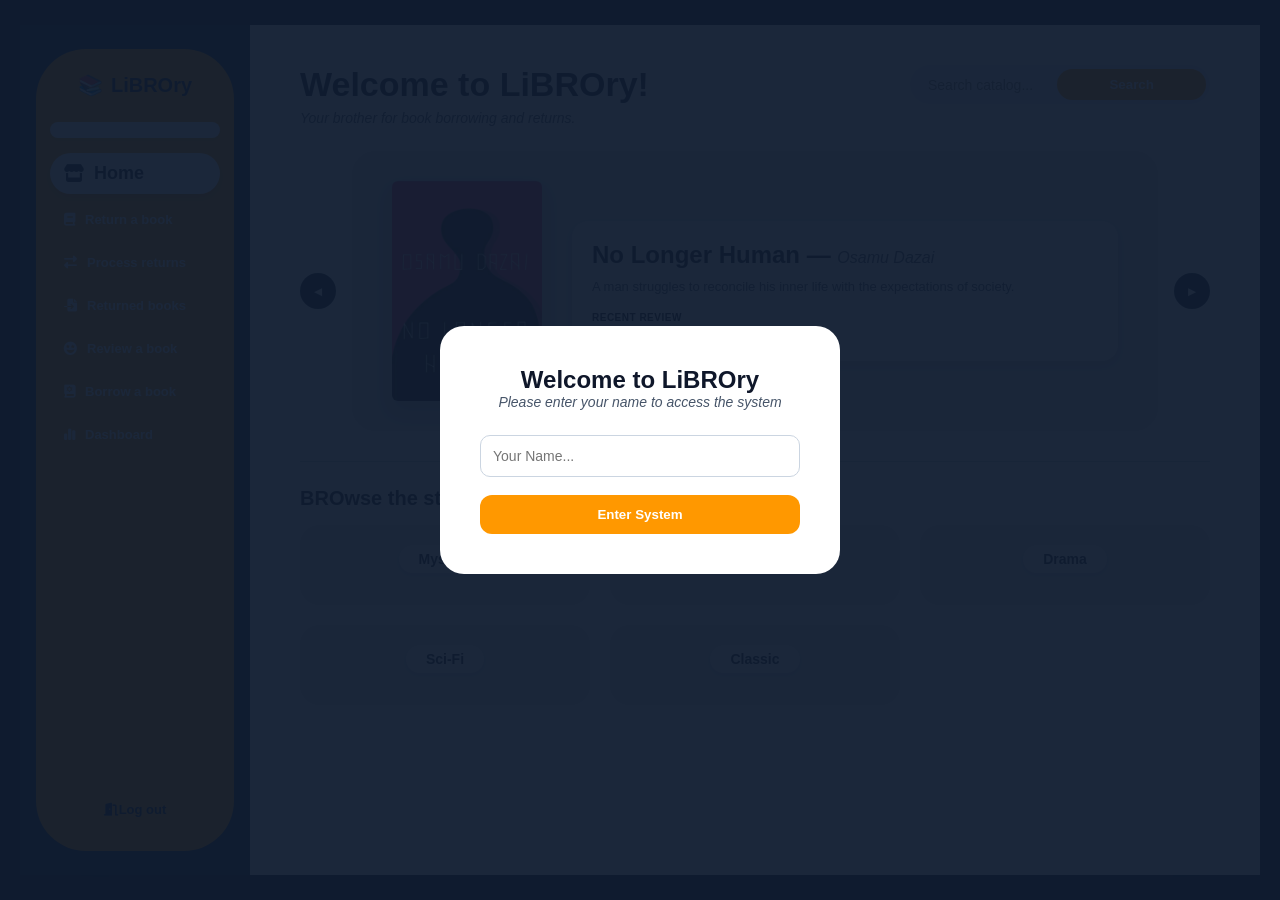
<file: index.html>
<!DOCTYPE html>
<html lang="en">
<head>
    <meta charset="UTF-8">
    <title>LiBROry — Home</title>
    <link rel="stylesheet" href="style.css">
    <link rel="stylesheet" href="https://cdnjs.cloudflare.com/ajax/libs/font-awesome/6.5.1/css/all.min.css">
</head>
<body>
    <div id="toast-box"></div>
    <div id="login-modal" style="display:none;">
        <div class="login-card">
            <h2>Welcome to LiBROry</h2>
            <p class="tagline-text">Please enter your name to access the system</p>
            <form onsubmit="handleLogin(event)">
                <div class="form-group">
                    <input type="text" id="login-username" class="form-input" placeholder="Your Name..." required>
                </div>
                <button type="submit" class="action-btn">Enter System</button>
            </form>
        </div>
    </div>

    <div class="app-window">
        <aside class="outer-sidebar">
            <div class="orange-capsule">
                <div>
                    <div class="brand-header">
                        <span>📚</span>
                        <span>LiBROry</span>
                    </div>
                    <div id="current-user-display" style="background:var(--white); color:var(--navy-dark); padding:8px 12px; border-radius:20px; font-weight:800; font-size:12px; text-align:center; margin-bottom:15px; box-shadow:0 2px 5px rgba(0,0,0,0.1);"></div>

                    <nav class="nav-menu">
                        <a href="index.html" class="nav-item active"><i class="fa-solid fa-store"></i>Home</a>
                        <a href="return.html" class="nav-item"><i class="fa-solid fa-book"></i>Return a book</a>
                        <a href="process.html" class="nav-item"><i class="fa-solid fa-exchange-alt"></i>Process returns</a>
                        <a href="returned.html" class="nav-item"><i class="fa-solid fa-file-import"></i>Returned books</a>
                        <a href="review.html" class="nav-item"><i class="fa-solid fa-face-grin-stars"></i>Review a book</a>
                        <a href="borrow.html" class="nav-item"><i class="fa-solid fa-book-tanakh"></i>Borrow a book</a>
                        <a href="dashboard.html" class="nav-item"><i class="fa-solid fa-chart-simple"></i>Dashboard</a>
                    </nav>
                </div>
                <button class="logout-btn" onclick="logoutSystem()"><i class="fa-solid fa-door-open"></i>Log out</button>
            </div>
        </aside>

        <main class="main-viewport">
            <div class="top-bar">
                <h1>Welcome to LiBROry!</h1>
                <div class="search-capsule" style="display:flex; align-items:center; background:#f1f5f9; border-radius:30px; padding:4px 4px 4px 18px; width:300px;">
                    <input type="text" id="home-search-input" placeholder="Search catalog..." style="border:none; background:transparent; outline:none; width:100%; font-size:14px;" onkeypress="if(event.key==='Enter') executeSearch()">
                    <button class="action-btn" onclick="executeSearch()" style="background:var(--orange-bright); color:white; border:none; padding:8px 18px; border-radius:25px; font-weight:700; cursor:pointer;">Search</button>
                </div>
            </div>
            <p class="tagline-text">Your brother for book borrowing and returns.</p>

            <!-- Spotlight Carousel -->
            <div class="spotlight-wrapper" style="display:flex; align-items:center; gap:16px; margin-bottom:30px;">
                <button class="carousel-arrow" onclick="prevSpotlight()" style="width:36px; height:36px; border-radius:50%; background:var(--navy-dark); color:white; border:none; cursor:pointer; font-weight:bold;">◄</button>

                <div class="spotlight-card" style="flex-grow:1; background-color:var(--card-gray); border-radius:24px; padding:30px 40px; display:flex; gap:30px; align-items:center; position:relative;">
                    <img id="spotlight-img" src="" alt="Book Cover" style="width:150px; height:220px; object-fit:cover; border-radius:6px; box-shadow:0 10px 20px rgba(0,0,0,0.2);">
                    <div class="spotlight-details" style="display:flex; flex-direction:column; gap:8px; flex-grow:1; box-shadow:0 4px 12px rgba(0,0,0,0.08); padding:20px; border-radius:16px; background:var(--white);">
                        <div>
                            <span id="spotlight-title" style="font-size:24px; font-weight:800; color:var(--navy-dark);"></span>
                            <span id="spotlight-author" style="font-style:italic; color:var(--text-muted); font-size:16px;"></span>
                        </div>
                        <p id="spotlight-desc" style="font-size:13px; line-height:1.5; color:var(--text-muted); max-width:480px;"></p>
                        
                        <div style="margin-top:8px;">
                            <div style="font-size:10px; font-weight:800; text-transform:uppercase; letter-spacing:0.5px; color:var(--text-dark);">Recent Review</div>
                            <div>
                                <span id="spotlight-stars" style="color:#f59e0b; font-size:14px;">☆☆☆☆☆</span>
                                <span id="spotlight-review-text" style="font-size:12px; color:var(--text-muted); font-weight:600;">There are no current reviews</span>
                            </div>
                        </div>
                    </div>
                </div>

                <button class="carousel-arrow" onclick="nextSpotlight()" style="width:36px; height:36px; border-radius:50%; background:var(--navy-dark); color:white; border:none; cursor:pointer; font-weight:bold;">►</button>
            </div>

            <div style="height:1px; background:#cbd5e1; margin:25px 0;"></div>

            <!-- BROwse the Stack Categories (Now with Genre Filtering) -->
            <h2 style="font-size:20px; font-weight:800; color:var(--navy-dark); margin-bottom:15px;">BROwse the stack</h2>
            <div style="display:grid; grid-template-columns: repeat(3, 1fr); gap:20px;">
                <div onclick="filterCategory('Mystery')" style="background:var(--card-gray); border-radius:20px; padding:20px; text-align:center; cursor:pointer;">
                    <div style="background:white; display:inline-block; padding:6px 20px; border-radius:20px; font-weight:800; font-size:14px; color:var(--navy-dark); margin-bottom:12px; box-shadow:0 2px 6px rgba(0,0,0,0.05);"> <div class="stacks"> Mystery </div> </div>
                </div>
                <div onclick="filterCategory('Romance')" style="background:var(--card-gray); border-radius:20px; padding:20px; text-align:center; cursor:pointer;">
                    <div style="background:white; display:inline-block; padding:6px 20px; border-radius:20px; font-weight:800; font-size:14px; color:var(--navy-dark); margin-bottom:12px; box-shadow:0 2px 6px rgba(0,0,0,0.05);"> <div class="stacks"> Romance </div> </div>
                </div>
                <div onclick="filterCategory('Drama')" style="background:var(--card-gray); border-radius:20px; padding:20px; text-align:center; cursor:pointer;">
                    <div style="background:white; display:inline-block; padding:6px 20px; border-radius:20px; font-weight:800; font-size:14px; color:var(--navy-dark); margin-bottom:12px; box-shadow:0 2px 6px rgba(0,0,0,0.05);"> <div class="stacks"> Drama </div> </div>
                </div>
                <div onclick="filterCategory('Sci-Fi')" style="background:var(--card-gray); border-radius:20px; padding:20px; text-align:center; cursor:pointer;">
                    <div style="background:white; display:inline-block; padding:6px 20px; border-radius:20px; font-weight:800; font-size:14px; color:var(--navy-dark); margin-bottom:12px; box-shadow:0 2px 6px rgba(0,0,0,0.05);"> <div class="stacks"> Sci-Fi </div> </div>
                </div>
                <div onclick="filterCategory('Classic')" style="background:var(--card-gray); border-radius:20px; padding:20px; text-align:center; cursor:pointer;">
                    <div style="background:white; display:inline-block; padding:6px 20px; border-radius:20px; font-weight:800; font-size:14px; color:var(--navy-dark); margin-bottom:12px; box-shadow:0 2px 6px rgba(0,0,0,0.05);"> <div class="stacks"> Classic </div> </div>
                </div>
            </div>
        </main>
    </div>

    <script src="javascript.js"></script>
    <script>
        let spotlightIndex = 0;
        function renderSpotlight() {
            const current = books[spotlightIndex];
            document.getElementById('spotlight-title').innerText = current.title + ' — ';
            document.getElementById('spotlight-author').innerText = current.author;
            document.getElementById('spotlight-desc').innerText = current.desc;
            document.getElementById('spotlight-img').src = current.cover;

            const bookReviews = reviews[current.id] || [];
            const reviewTextEl = document.getElementById('spotlight-review-text');
            const starsEl = document.getElementById('spotlight-stars');

            if (bookReviews.length > 0) {
                const latest = bookReviews[bookReviews.length - 1];
                starsEl.innerText = '★'.repeat(latest.rating) + '☆'.repeat(5 - latest.rating);
                reviewTextEl.innerText = `"${latest.comment}" (${latest.rating}/5 by ${latest.user})`;
            } else {
                starsEl.innerText = "☆☆☆☆☆";
                reviewTextEl.innerText = "There are no current reviews";
            }
        }

        function nextSpotlight() {
            spotlightIndex = (spotlightIndex + 1) % books.length;
            renderSpotlight();
        }

        function prevSpotlight() {
            spotlightIndex = (spotlightIndex - 1 + books.length) % books.length;
            renderSpotlight();
        }

        function executeSearch() {
            const query = document.getElementById('home-search-input').value.toLowerCase();
            const foundIdx = books.findIndex(b => b.title.toLowerCase().includes(query) || b.author.toLowerCase().includes(query));
            if (foundIdx !== -1) {
                spotlightIndex = foundIdx;
                renderSpotlight();
                toast(`Found "${books[foundIdx].title}"!`);
            } else {
                toast('Book not found');
            }
        }

        function filterCategory(cat) {
            localStorage.setItem('lib_filter', cat);
            window.location.href = 'returned.html';
        }

        renderSpotlight();
    </script>
</body>
</html>
</file>
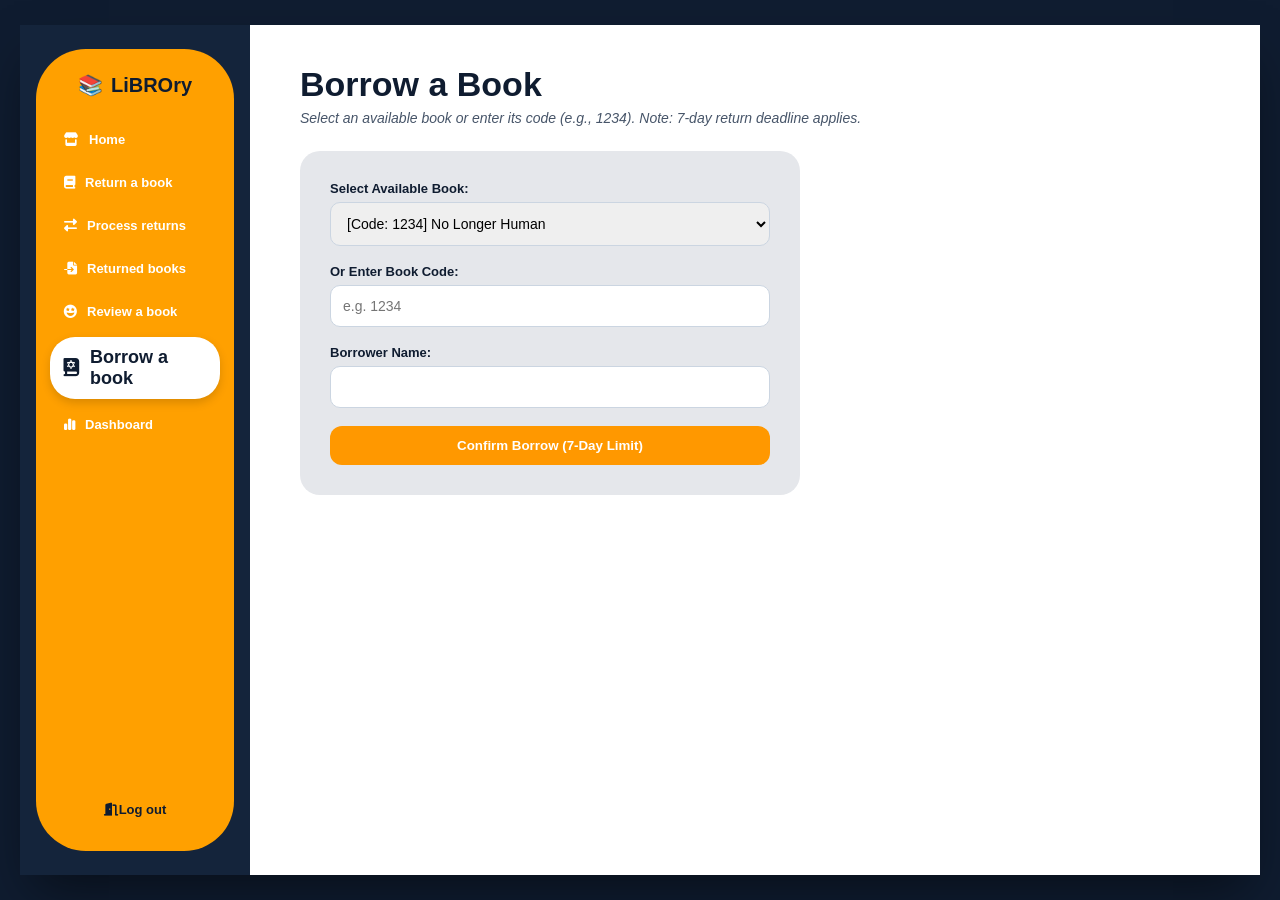
<file: borrow.html>
<!DOCTYPE html>
<html lang="en">
<head>
    <meta charset="UTF-8">
    <title>LiBROry — Borrow</title>
    <link rel="stylesheet" href="style.css">
    <link rel="stylesheet" href="https://cdnjs.cloudflare.com/ajax/libs/font-awesome/6.5.1/css/all.min.css">
</head>
<body>
    <div id="toast-box"></div>
    <div class="app-window">
        <aside class="outer-sidebar">
            <div class="orange-capsule">
                <div>
                    <div class="brand-header"><span>📚</span><span>LiBROry</span></div>
                    <nav class="nav-menu">
                        <a href="index.html" class="nav-item"><i class="fa-solid fa-store"></i>Home</a>
                        <a href="return.html" class="nav-item"><i class="fa-solid fa-book"></i>Return a book</a>
                        <a href="process.html" class="nav-item"><i class="fa-solid fa-exchange-alt"></i>Process returns</a>
                        <a href="returned.html" class="nav-item"><i class="fa-solid fa-file-import"></i>Returned books</a>
                        <a href="review.html" class="nav-item"><i class="fa-solid fa-face-grin-stars"></i>Review a book</a>
                        <a href="borrow.html" class="nav-item active"><i class="fa-solid fa-book-tanakh"></i>Borrow a book</a>
                        <a href="dashboard.html" class="nav-item"><i class="fa-solid fa-chart-simple"></i>Dashboard</a>
                    </nav>
                </div>
                <button class="logout-btn" onclick="logoutSystem()"><i class="fa-solid fa-door-open"></i>Log out</button>
            </div>
        </aside>
        <main class="main-viewport">
            <div class="top-bar"><h1>Borrow a Book</h1></div>
            <p class="tagline-text">Select an available book or enter its code (e.g., 1234). Note: 7-day return deadline applies.</p>
            <div class="form-box">
                <form onsubmit="handleBorrowSubmit(event)">
                    <div class="form-group">
                        <label>Select Available Book:</label>
                        <select id="borrow-select" class="form-input" required></select>
                    </div>
                    <div class="form-group">
                        <label>Or Enter Book Code:</label>
                        <input type="text" id="borrow-code-input" class="form-input" placeholder="e.g. 1234">
                    </div>
                    <div class="form-group">
                        <label>Borrower Name:</label>
                        <input type="text" id="borrower-name" class="form-input" required>
                    </div>
                    <button type="submit" class="action-btn">Confirm Borrow (7-Day Limit)</button>
                </form>
            </div>
        </main>
    </div>
    <script src="javascript.js"></script>
    <script>
        const sel = document.getElementById('borrow-select');
        books.filter(b => b.status === 'Available').forEach(b => {
            sel.innerHTML += `<option value="${b.id}">[Code: ${b.code}] ${b.title}</option>`;
        });

        function handleBorrowSubmit(e) {
            e.preventDefault();
            const codeInput = document.getElementById('borrow-code-input').value.trim();
            const selectedId = sel.value;
            const user = document.getElementById('borrower-name').value;

            let book = codeInput ? books.find(b => b.code === codeInput) : books.find(b => b.id == selectedId);

            if (!book || book.status !== 'Available') {
                toast('Invalid book selection or book is currently unavailable.');
                return;
            }

            const now = new Date();
            const due = new Date();
            due.setDate(now.getDate() + 7); // 7 day deadline

            book.status = 'Borrowed';
            book.borrowDate = now.toISOString();
            book.dueDate = due.toISOString();
            book.borrower = user;

            history.push({ title: book.title, user: user, action: 'Borrowed (7-day limit)', time: now.toLocaleString() });
            saveData();
            toast(`Successfully borrowed "${book.title}"! Due in 7 days.`);
            setTimeout(() => location.reload(), 1500);
        }
    </script>
</body>
</html>
</file>
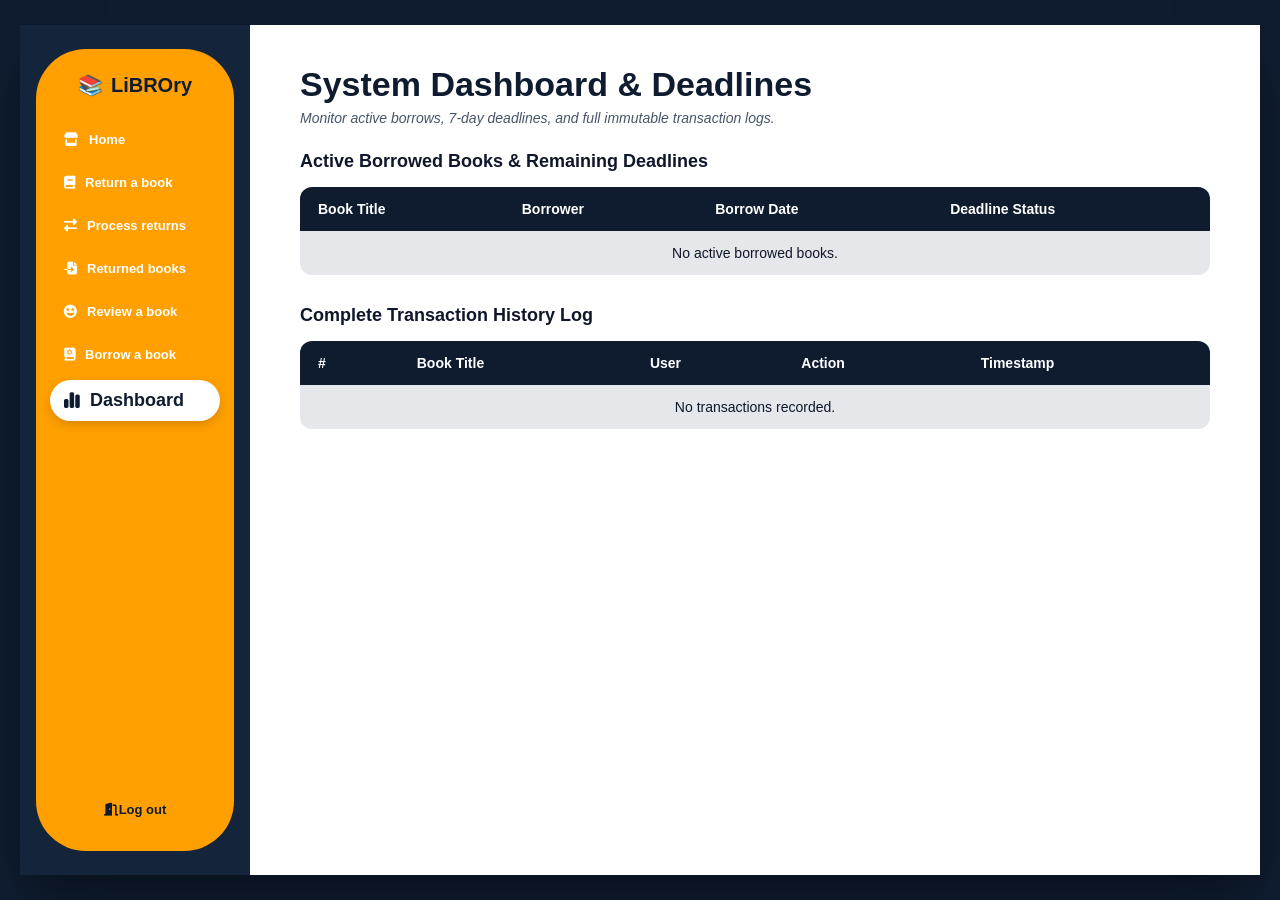
<file: dashboard.html>
<!DOCTYPE html>
<html lang="en">
<head>
    <meta charset="UTF-8">
    <title>LiBROry — Dashboard</title>
    <link rel="stylesheet" href="style.css">
    <link rel="stylesheet" href="https://cdnjs.cloudflare.com/ajax/libs/font-awesome/6.5.1/css/all.min.css">
</head>
<body>
    <div id="toast-box"></div>
    <div class="app-window">
        <aside class="outer-sidebar">
            <div class="orange-capsule">
                <div>
                    <div class="brand-header"><span>📚</span><span>LiBROry</span></div>
                    <nav class="nav-menu">
                        <a href="index.html" class="nav-item"><i class="fa-solid fa-store"></i>Home</a>
                        <a href="return.html" class="nav-item"><i class="fa-solid fa-book"></i>Return a book</a>
                        <a href="process.html" class="nav-item"><i class="fa-solid fa-exchange-alt"></i>Process returns</a>
                        <a href="returned.html" class="nav-item"><i class="fa-solid fa-file-import"></i>Returned books</a>
                        <a href="review.html" class="nav-item"><i class="fa-solid fa-face-grin-stars"></i>Review a book</a>
                        <a href="borrow.html" class="nav-item"><i class="fa-solid fa-book-tanakh"></i>Borrow a book</a>
                        <a href="dashboard.html" class="nav-item active"><i class="fa-solid fa-chart-simple"></i>Dashboard</a>
                    </nav>
                </div>
                <button class="logout-btn" onclick="logoutSystem()"><i class="fa-solid fa-door-open"></i>Log out</button>
            </div>
        </aside>
        <main class="main-viewport">
            <div class="top-bar"><h1>System Dashboard & Deadlines</h1></div>
            <p class="tagline-text">Monitor active borrows, 7-day deadlines, and full immutable transaction logs.</p>
            
            <h2 style="font-size:18px; margin-bottom: 12px;">Active Borrowed Books & Remaining Deadlines</h2>
            <table class="data-table" style="margin-bottom:30px;">
                <thead><tr><th>Book Title</th><th>Borrower</th><th>Borrow Date</th><th>Deadline Status</th></tr></thead>
                <tbody id="active-borrows-tbody"></tbody>
            </table>

            <h2 style="font-size:18px; margin-bottom: 12px;">Complete Transaction History Log</h2>
            <table class="data-table">
                <thead><tr><th>#</th><th>Book Title</th><th>User</th><th>Action</th><th>Timestamp</th></tr></thead>
                <tbody id="history-tbody"></tbody>
            </table>
        </main>
    </div>
    <script src="javascript.js"></script>
    <script>
        const borrowTbody = document.getElementById('active-borrows-tbody');
        const borrowedBooks = books.filter(b => b.status === 'Borrowed');
        if (borrowedBooks.length === 0) {
            borrowTbody.innerHTML = `<tr><td colspan="4" style="text-align:center;">No active borrowed books.</td></tr>`;
        } else {
            borrowedBooks.forEach(b => {
                borrowTbody.innerHTML += `<tr><td><strong>${b.title}</strong></td><td>${b.borrower}</td><td>${new Date(b.borrowDate).toLocaleDateString()}</td><td><span style="color:var(--orange-bright); font-weight:bold;">${getRemainingDeadline(b.dueDate)}</span></td></tr>`;
            });
        }

        const historyTbody = document.getElementById('history-tbody');
        if (history.length === 0) {
            historyTbody.innerHTML = `<tr><td colspan="5" style="text-align:center;">No transactions recorded.</td></tr>`;
        } else {
            history.slice().reverse().forEach((h, idx) => {
                historyTbody.innerHTML += `<tr><td>${history.length - idx}</td><td>${h.title}</td><td>${h.user}</td><td>${h.action}</td><td>${h.time}</td></tr>`;
            });
        }
    </script>
</body>
</html>
</file>
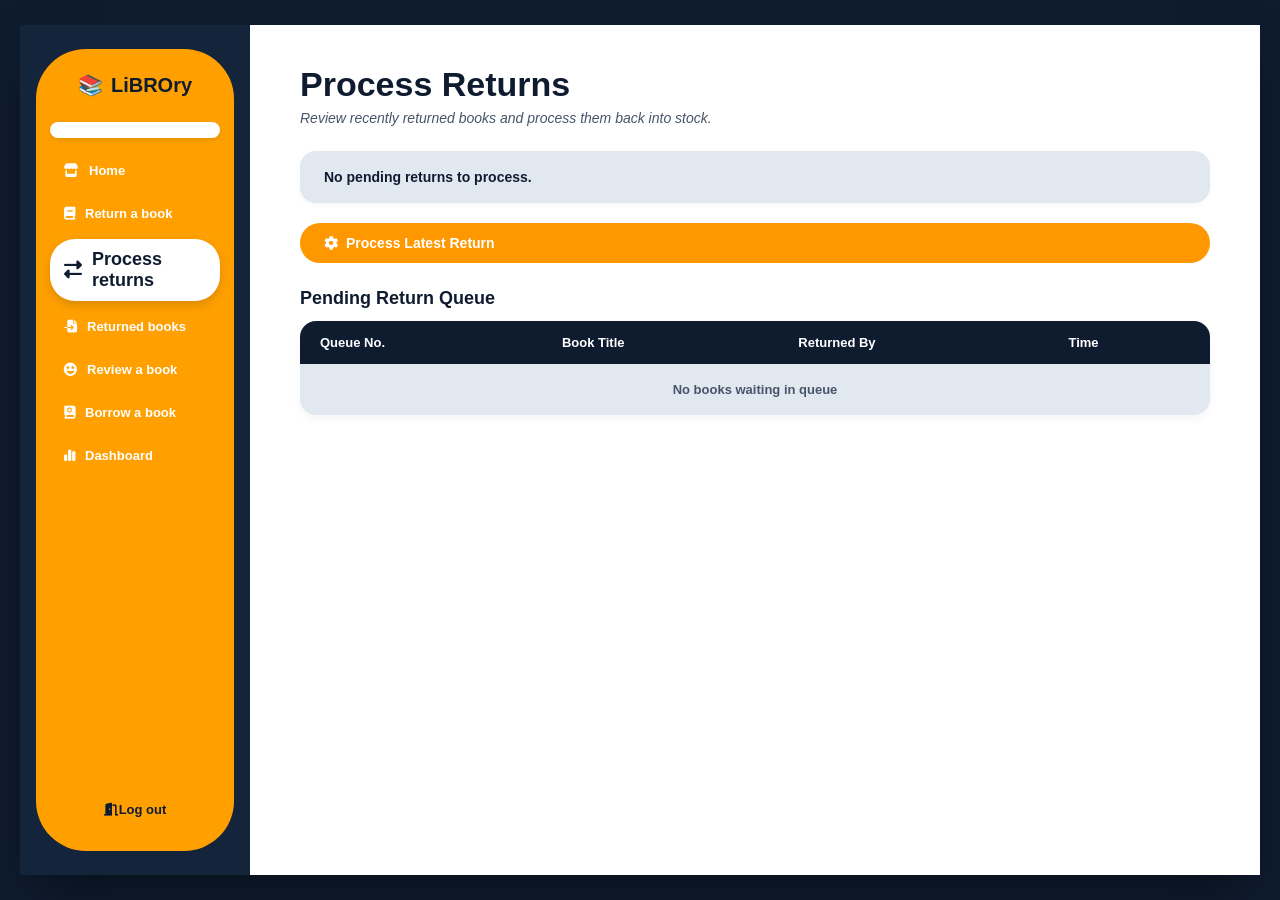
<file: process.html>
<!DOCTYPE html>
<html lang="en">
<head>
    <meta charset="UTF-8">
    <title>LiBROry — Process Returns</title>
    <link rel="stylesheet" href="style.css">
    <link rel="stylesheet" href="https://cdnjs.cloudflare.com/ajax/libs/font-awesome/6.5.1/css/all.min.css">
</head>
<body>
    <div id="toast-box"></div>
    <div class="app-window">
        <!-- Sidebar Navigation -->
        <aside class="outer-sidebar">
            <div class="orange-capsule">
                <div>
                    <div class="brand-header">
                        <span>📚</span>
                        <span>LiBROry</span>
                    </div>
                    <div id="current-user-display" style="background:var(--white); color:var(--navy-dark); padding:8px 12px; border-radius:20px; font-weight:800; font-size:12px; text-align:center; margin-bottom:15px; box-shadow:0 2px 5px rgba(0,0,0,0.1);"></div>
                    <nav class="nav-menu">
                        <a href="index.html" class="nav-item"><i class="fa-solid fa-store"></i>Home</a>
                        <a href="return.html" class="nav-item"><i class="fa-solid fa-book"></i>Return a book</a>
                        <a href="process.html" class="nav-item active"><i class="fa-solid fa-exchange-alt"></i>Process returns</a>
                        <a href="returned.html" class="nav-item"><i class="fa-solid fa-file-import"></i>Returned books</a>
                        <a href="review.html" class="nav-item"><i class="fa-solid fa-face-grin-stars"></i>Review a book</a>
                        <a href="borrow.html" class="nav-item"><i class="fa-solid fa-book-tanakh"></i>Borrow a book</a>
                        <a href="dashboard.html" class="nav-item"><i class="fa-solid fa-chart-simple"></i>Dashboard</a>
                    </nav>
                </div>
                <button class="logout-btn" onclick="logoutSystem()"><i class="fa-solid fa-door-open"></i>Log out</button>
            </div>
        </aside>
        <!-- Main Viewport Content -->
        <main class="main-viewport">
            <div class="top-bar">
                <h1>Process Returns</h1>
            </div>
            <p class="tagline-text">Review recently returned books and process them back into stock.</p>
            
            <!-- Latest Return Alert Box -->
            <div id="peek-container" style="background:#e2e8f0; margin:20px 0; font-weight:700; padding:18px 24px; border-radius:16px; color:var(--navy-dark); font-size:14px; box-shadow:0 2px 6px rgba(0,0,0,0.03);">
                No pending returns to process.
            </div>

            <!-- Primary Action Button -->
            <button class="action-btn" onclick="popReturn()" style="background:var(--orange-bright); color:white; border:none; padding:12px 24px; border-radius:25px; font-weight:800; cursor:pointer; font-size:14px; margin-bottom:25px; display:flex; align-items:center; gap:8px;">
                <i class="fa-solid fa-gear"></i> Process Latest Return
            </button>

            <!-- Pending Queue Table -->
            <h3 style="font-size:18px; font-weight:800; color:var(--navy-dark); margin-bottom:12px;">Pending Return Queue</h3>
            <table style="width:100%; border-collapse:separate; border-spacing:0; border-radius:16px; overflow:hidden; box-shadow:0 4px 10px rgba(0,0,0,0.04);">
                <thead>
                    <tr style="background:var(--navy-dark); color:white; text-align:left; font-size:13px;">
                        <th style="padding:14px 20px;">Queue No.</th>
                        <th style="padding:14px 20px;">Book Title</th>
                        <th style="padding:14px 20px;">Returned By</th>
                        <th style="padding:14px 20px;">Time</th>
                    </tr>
                </thead>
                <tbody id="stack-table-body">
                    <tr>
                        <td colspan="4" style="text-align:center; padding:18px; background:#e2e8f0; color:var(--text-muted); font-weight:600; font-size:13px;">
                            No books waiting in queue
                        </td>
                    </tr>
                </tbody>
            </table>
        </main>
    </div>

    <script src="javascript.js"></script>
    <script>
        function renderProcessPage() {
            const peekContainer = document.getElementById('peek-container');
            const tableBody = document.getElementById('stack-table-body');

            if (stack.length === 0) {
                peekContainer.innerHTML = 'No pending returns to process.';
                tableBody.innerHTML = `
                    <tr>
                        <td colspan="4" style="text-align:center; padding:18px; background:#e2e8f0; color:var(--text-muted); font-weight:600; font-size:13px;">
                            No books waiting in queue
                        </td>
                    </tr>`;
                return;
            }

            const topItem = stack[stack.length - 1];
            peekContainer.innerHTML = `<strong>Next in line:</strong> "${topItem.title}" returned by <strong>${topItem.returnedBy || 'User'}</strong>`;

            tableBody.innerHTML = stack.slice().reverse().map((item, idx) => `
                <tr style="background:#f8fafc; border-bottom:1px solid #e2e8f0; font-size:13px; color:var(--navy-dark);">
                    <td style="padding:14px 20px; font-weight:700;">#${stack.length - idx}</td>
                    <td style="padding:14px 20px; font-weight:600;">${item.title}</td>
                    <td style="padding:14px 20px;">${item.returnedBy || 'User'}</td>
                    <td style="padding:14px 20px; color:var(--text-muted);">${item.returnDate ? new Date(item.returnDate).toLocaleTimeString([], {hour: '2-digit', minute:'2-digit'}) : 'Recently'}</td>
                </tr>
            `).join('');
        }

        function popReturn() {
            if (stack.length === 0) {
                toast('No returns waiting to be processed!');
                return;
            }

            const processed = stack.pop();
            
            const book = books.find(b => b.id === processed.id || b.code === processed.code);
            if (book) {
                book.status = 'Available';
                book.borrower = null;
                book.borrowDate = null;
                book.dueDate = null;
            }

            history.push({
                ...processed,
                processedDate: new Date().toISOString()
            });

            saveData();
            toast(`Successfully processed return for "${processed.title}"!`);
            renderProcessPage();
        }

        document.addEventListener("DOMContentLoaded", renderProcessPage);
    </script>
</body>
</html>
</file>
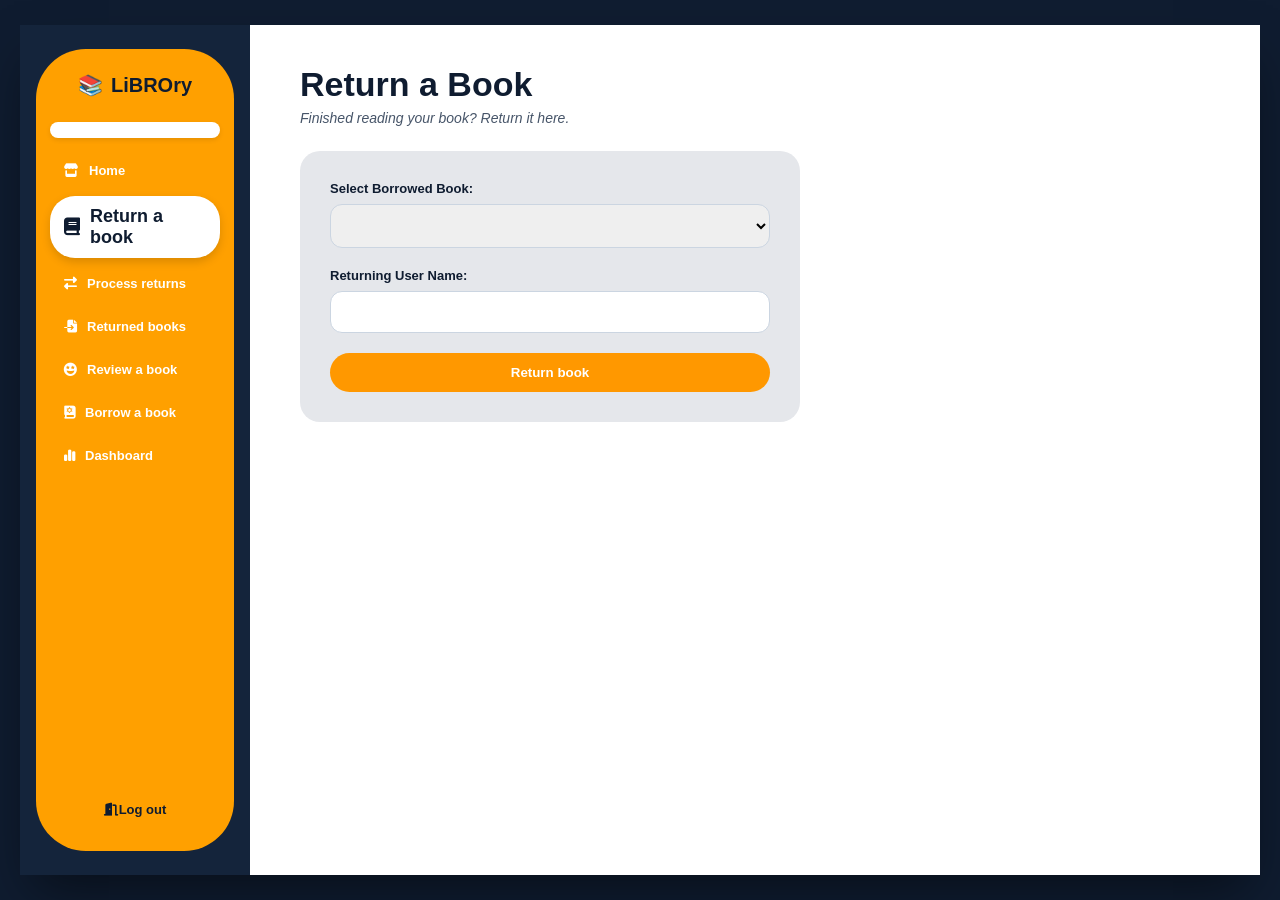
<file: return.html>
<!DOCTYPE html>
<html lang="en">
<head>
    <meta charset="UTF-8">
    <title>LiBROry — Return</title>
    <link rel="stylesheet" href="style.css">
    <link rel="stylesheet" href="https://cdnjs.cloudflare.com/ajax/libs/font-awesome/6.5.1/css/all.min.css">
</head>
<body>
    <div id="toast-box"></div>
    <div class="app-window">
        <aside class="outer-sidebar">
            <div class="orange-capsule">
                <div>
                    <div class="brand-header"><span>📚</span><span>LiBROry</span></div>
                    <div id="current-user-display" style="background:var(--white); color:var(--navy-dark); padding:8px 12px; border-radius:20px; font-weight:800; font-size:12px; text-align:center; margin-bottom:15px; box-shadow:0 2px 5px rgba(0,0,0,0.1);"></div>
                    <nav class="nav-menu">
                        <a href="index.html" class="nav-item"><i class="fa-solid fa-store"></i>Home</a>
                        <a href="return.html" class="nav-item active"><i class="fa-solid fa-book"></i>Return a book</a>
                        <a href="process.html" class="nav-item"><i class="fa-solid fa-exchange-alt"></i>Process returns</a>
                        <a href="returned.html" class="nav-item"><i class="fa-solid fa-file-import"></i>Returned books</a>
                        <a href="review.html" class="nav-item"><i class="fa-solid fa-face-grin-stars"></i>Review a book</a>
                        <a href="borrow.html" class="nav-item"><i class="fa-solid fa-book-tanakh"></i>Borrow a book</a>
                        <a href="dashboard.html" class="nav-item"><i class="fa-solid fa-chart-simple"></i>Dashboard</a>
                    </nav>
                </div>
                <button class="logout-btn" onclick="logoutSystem()"><i class="fa-solid fa-door-open"></i>Log out</button>
            </div>
        </aside>
        <main class="main-viewport">
            <div class="top-bar"><h1>Return a Book</h1></div>
            <p class="tagline-text">Finished reading your book? Return it here.</p>
            <div class="form-box" style="background:var(--card-gray); padding:30px; border-radius:20px; max-width:500px; margin-top:20px;">
                <form onsubmit="handleReturnSubmit(event)">
                    <div class="form-group" style="margin-bottom:20px;">
                        <label style="display:block; font-weight:800; color:var(--navy-dark); margin-bottom:8px;">Select Borrowed Book:</label>
                        <select id="return-select" class="form-input" style="width:100%; padding:12px; border-radius:12px; border:1px solid #cbd5e1;" required></select>
                    </div>
                    <div class="form-group" style="margin-bottom:20px;">
                        <label style="display:block; font-weight:800; color:var(--navy-dark); margin-bottom:8px;">Returning User Name:</label>
                        <input type="text" id="returner-name" class="form-input" style="width:100%; padding:12px; border-radius:12px; border:1px solid #cbd5e1;" required>
                    </div>
                    <button type="submit" class="action-btn" style="background:var(--orange-bright); color:white; border:none; padding:12px 24px; border-radius:25px; font-weight:800; cursor:pointer;">Return book</button>
                </form>
            </div>
        </main>
    </div>
    <script src="javascript.js"></script>
    <script>
        const sel = document.getElementById('return-select');
        books.filter(b => b.status === 'Borrowed').forEach(b => {
            sel.innerHTML += `<option value="${b.id}">[Code: ${b.code}] ${b.title} (Due: ${new Date(b.dueDate).toLocaleDateString()})</option>`;
        });

        function handleReturnSubmit(e) {
            e.preventDefault();
            const id = parseInt(sel.value);
            const user = document.getElementById('returner-name').value;
            const book = books.find(b => b.id === id);

            if (book) {
                book.status = 'Pending Return';
                stack.push({ 
                    id: book.id, 
                    code: book.code,
                    title: book.title, 
                    returnedBy: user, 
                    returnDate: new Date().toISOString() 
                });
                history.push({ 
                    title: book.title, 
                    user: user, 
                    action: 'Returned', 
                    time: new Date().toLocaleString() 
                });
                saveData();
                toast(`"${book.title}" Returned`);
                setTimeout(() => window.location.href = 'process.html', 1500);
            }
        }
    </script>
</body>
</html>
</file>
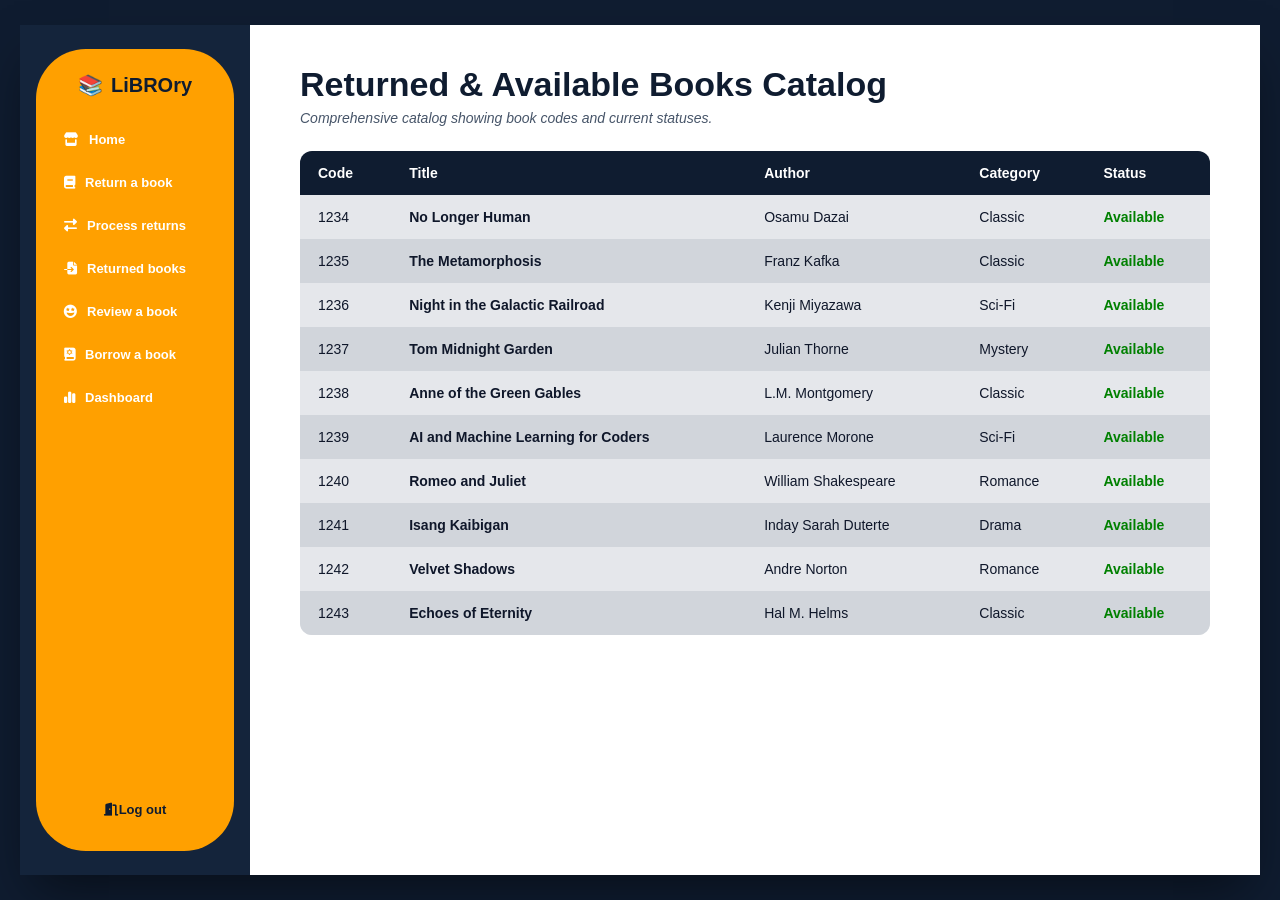
<file: returned.html>
<!DOCTYPE html>
<html lang="en">
<head>
    <meta charset="UTF-8">
    <title>LiBROry — Returned Books</title>
    <link rel="stylesheet" href="style.css">
    <link rel="stylesheet" href="https://cdnjs.cloudflare.com/ajax/libs/font-awesome/6.5.1/css/all.min.css">
</head>
<body>
    <div id="toast-box"></div>
    <div class="app-window">
        <aside class="outer-sidebar">
            <div class="orange-capsule">
                <div>
                    <div class="brand-header"><span>📚</span><span>LiBROry</span></div>
                    <nav class="nav-menu">
                        <a href="index.html" class="nav-item"><i class="fa-solid fa-store"></i>Home</a>
                        <a href="return.html" class="nav-item"><i class="fa-solid fa-book"></i>Return a book</a>
                        <a href="process.html" class="nav-item"><i class="fa-solid fa-exchange-alt"></i>Process returns</a>
                        <a href="returned.html" class="nav-item"><i class="fa-solid fa-file-import"></i>Returned books</a>
                        <a href="review.html" class="nav-item"><i class="fa-solid fa-face-grin-stars"></i>Review a book</a>
                        <a href="borrow.html" class="nav-item"><i class="fa-solid fa-book-tanakh"></i>Borrow a book</a>
                        <a href="dashboard.html" class="nav-item"><i class="fa-solid fa-chart-simple"></i>Dashboard</a>
                    </nav>
                </div>
                <button class="logout-btn" onclick="logoutSystem()"><i class="fa-solid fa-door-open"></i>Log out</button>            
        </div>
        </aside>
        <main class="main-viewport">
            <div class="top-bar"><h1>Returned & Available Books Catalog</h1></div>
            <p class="tagline-text">Comprehensive catalog showing book codes and current statuses.</p>
            <table class="data-table">
                <thead><tr><th>Code</th><th>Title</th><th>Author</th><th>Category</th><th>Status</th></tr></thead>
                <tbody id="catalog-tbody"></tbody>
            </table>
        </main>
    </div>
<script src="javascript.js"></script>
    <script>
        const tbody = document.getElementById('catalog-tbody');
        const filterCat = localStorage.getItem('lib_filter') || 'All';
        
        function renderCatalog(category) {
            tbody.innerHTML = '';
            const filtered = category === 'All' ? books : books.filter(b => b.category === category);
            
            filtered.forEach(b => {
                tbody.innerHTML += `
                    <tr>
                        <td><code>${b.code}</code></td>
                        <td><strong>${b.title}</strong></td>
                        <td>${b.author}</td>
                        <td>${b.category}</td>
                        <td><span style="font-weight:bold; color:${b.status === 'Available' ? 'green' : 'red'};">${b.status}</span></td>
                    </tr>
                `;
            });
        }
        
        renderCatalog(filterCat);
        localStorage.removeItem('lib_filter'); // clear after loading
    </script>
</body>
</html>
</file>
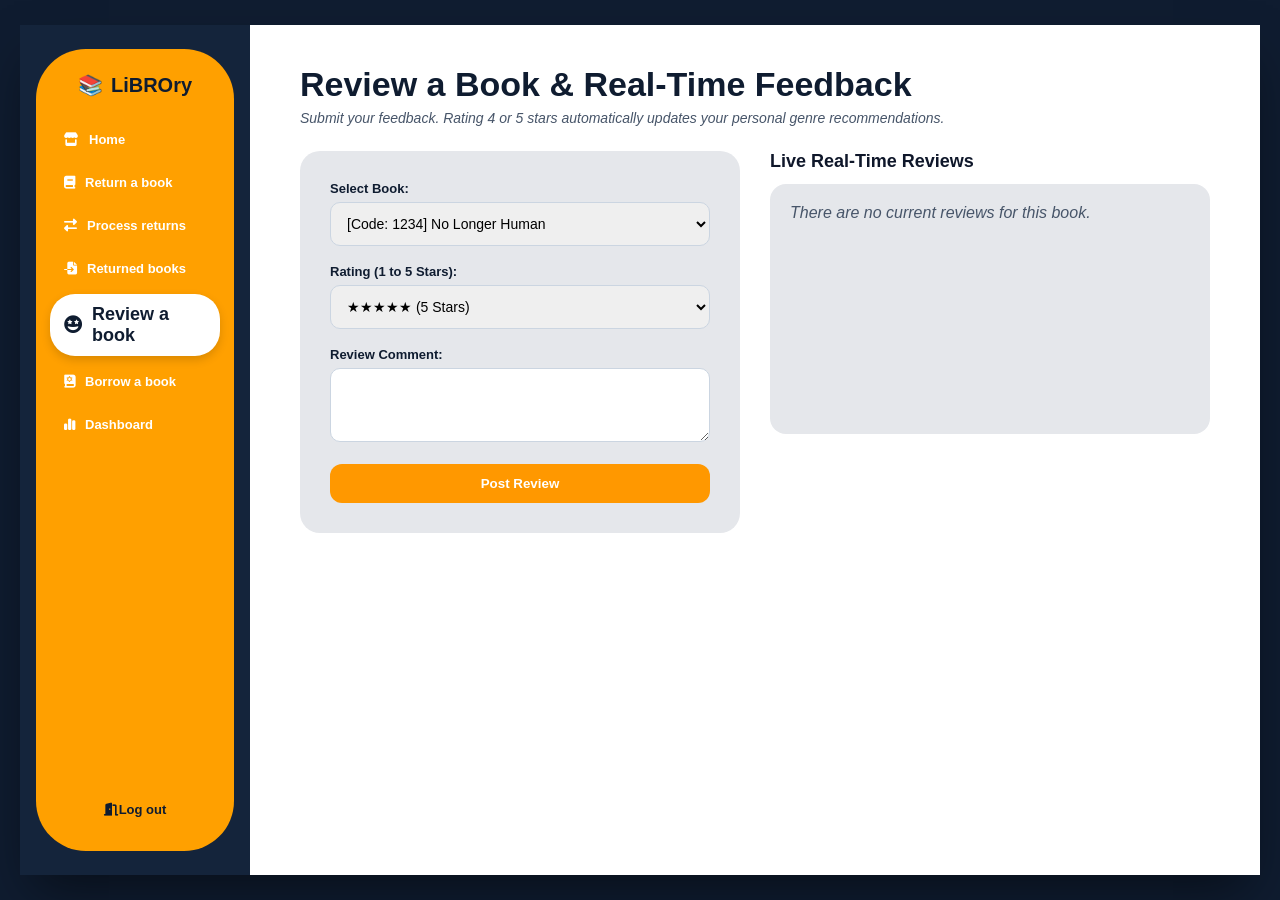
<file: review.html>
<!DOCTYPE html>
<html lang="en">
<head>
    <meta charset="UTF-8">
    <title>LiBROry — Review a Book</title>
    <link rel="stylesheet" href="style.css">
    <link rel="stylesheet" href="https://cdnjs.cloudflare.com/ajax/libs/font-awesome/6.5.1/css/all.min.css">
</head>
<body>
    <div id="toast-box"></div>
    <div class="app-window">
        <aside class="outer-sidebar">
            <div class="orange-capsule">
                <div>
                    <div class="brand-header"><span>📚</span><span>LiBROry</span></div>
                    <nav class="nav-menu">
                        <a href="index.html" class="nav-item"><i class="fa-solid fa-store"></i>Home</a>
                        <a href="return.html" class="nav-item"><i class="fa-solid fa-book"></i>Return a book</a>
                        <a href="process.html" class="nav-item"><i class="fa-solid fa-exchange-alt"></i>Process returns</a>
                        <a href="returned.html" class="nav-item"><i class="fa-solid fa-file-import"></i>Returned books</a>
                        <a href="review.html" class="nav-item active"><i class="fa-solid fa-face-grin-stars"></i>Review a book</a>
                        <a href="borrow.html" class="nav-item"><i class="fa-solid fa-book-tanakh"></i>Borrow a book</a>
                        <a href="dashboard.html" class="nav-item"><i class="fa-solid fa-chart-simple"></i>Dashboard</a>
                    </nav>
                </div>
                <button class="logout-btn" onclick="logoutSystem()"><i class="fa-solid fa-door-open"></i>Log out</button>
            </div>
        </aside>
        <main class="main-viewport">
            <div class="top-bar"><h1>Review a Book & Real-Time Feedback</h1></div>
            <p class="tagline-text">Submit your feedback. Rating 4 or 5 stars automatically updates your personal genre recommendations.</p>
            
            <div style="display:grid; grid-template-columns: 1fr 1fr; gap: 30px;">
                <div class="form-box">
                    <form onsubmit="handleReviewSubmit(event)">
                        <div class="form-group">
                            <label>Select Book:</label>
                            <select id="review-book-select" class="form-input" onchange="displayReviews()" required></select>
                        </div>
                        <div class="form-group">
                            <label>Rating (1 to 5 Stars):</label>
                            <select id="review-rating" class="form-input">
                                <option value="5">★★★★★ (5 Stars)</option>
                                <option value="4">★★★★☆ (4 Stars)</option>
                                <option value="3">★★★☆☆ (3 Stars)</option>
                                <option value="2">★★☆☆☆ (2 Stars)</option>
                                <option value="1">★☆☆☆☆ (1 Star)</option>
                            </select>
                        </div>
                        <div class="form-group">
                            <label>Review Comment:</label>
                            <textarea id="review-comment" class="form-input" rows="3" required></textarea>
                        </div>
                        <button type="submit" class="action-btn">Post Review</button>
                    </form>
                </div>

                <div>
                    <h2 style="font-size:18px; margin-bottom: 12px;">Live Real-Time Reviews</h2>
                    <div id="live-reviews-container" style="background:var(--card-gray); padding:20px; border-radius:16px; min-height:250px;"></div>
                </div>
            </div>
        </main>
    </div>
    <script src="javascript.js"></script>
    <script>
        const select = document.getElementById('review-book-select');
        books.forEach(b => {
            select.innerHTML += `<option value="${b.id}">[Code: ${b.code}] ${b.title}</option>`;
        });

        function displayReviews() {
            const bookId = select.value;
            const container = document.getElementById('live-reviews-container');
            const bookReviews = reviews[bookId] || [];

            if (bookReviews.length === 0) {
                container.innerHTML = `<p style="color:var(--text-muted); font-style:italic;">There are no current reviews for this book.</p>`;
                return;
            }

            container.innerHTML = '';
            bookReviews.forEach(r => {
                container.innerHTML += `<div style="border-bottom:1px solid #cbd5e1; padding:8px 0;"><strong>${r.user}</strong> — <span style="color:#f59e0b;">${'★'.repeat(r.rating)}</span><p style="font-size:13px; margin-top:4px;">${r.comment}</p></div>`;
            });
        }

        function handleReviewSubmit(e) {
            e.preventDefault();
            const bookId = select.value;
            const rating = parseInt(document.getElementById('review-rating').value);
            const comment = document.getElementById('review-comment').value.trim();

            if (!reviews[bookId]) reviews[bookId] = [];
            reviews[bookId].push({ user: currentUser || 'Anonymous', rating, comment });

            // Recommendation algorithm check
            const targetBook = books.find(b => b.id == bookId);
            if (rating >= 4 && targetBook && !likedGenres.includes(targetBook.category)) {
                likedGenres.push(targetBook.category);
            }

            saveData();
            toast('Review posted successfully!');
            document.getElementById('review-comment').value = '';
            displayReviews();
        }

        displayReviews();
    </script>
</body>
</html>
</file>
<file: style.css>
:root {
    --navy-dark: #0f1c30;
    --navy-sidebar: #14243b;
    --orange-pill: #ffa000;
    --orange-bright: #ff9800;
    --bg-light: #ffffff;
    --card-gray: #e5e7eb;
    --text-dark: #0f172a;
    --text-muted: #475569;
    --white: #ffffff;
}

* {
    box-sizing: border-box;
    margin: 0;
    padding: 0;
    font-family: -apple-system, BlinkMacSystemFont, "Segoe UI", Roboto, sans-serif;
}

body {
    background-color: var(--navy-dark);
    color: var(--text-dark);
    display: flex;
    justify-content: center;
    align-items: center;
    min-height: 100vh;
    padding: 20px;
}

.app-window {
    display: flex;
    width: 100%;
    max-width: 1300px;
    min-height: 850px;
    height: auto; /* Fixed square view bug */
    background-color: var(--white);
    border-radius: 0px;
    overflow: hidden;
    box-shadow: 0 25px 50px -12px rgba(0, 0, 0, 0.5);
    position: relative;
}

/* Outer Navy Left Panel & Orange Capsule */
.outer-sidebar {
    width: 230px;
    background-color: var(--navy-sidebar);
    padding: 24px 16px;
    display: flex;
    flex-direction: column;
    flex-shrink: 0;
}

.orange-capsule {
    width: 100%;
    height: 100%;
    background-color: var(--orange-pill);
    border-radius: 50px;
    padding: 24px 14px;
    display: flex;
    flex-direction: column;
    justify-content: space-between;
}

.brand-header {
    display: flex;
    align-items: center;
    justify-content: center;
    gap: 8px;
    font-size: 20px;
    font-weight: 800;
    color: var(--navy-dark);
    margin-bottom: 25px;
}

.nav-menu {
    display: flex;
    flex-direction: column;
    gap: 8px;
    flex-grow: 1;
}

.nav-item {
    display: flex;
    align-items: center;
    gap: 10px;
    padding: 10px 14px;
    border-radius: 25px;
    font-size: 13px;
    font-weight: 700;
    color: var(--white);
    text-decoration: none;
    transition: all 0.2s ease;
}

.nav-item:hover, .nav-item.active {
    background-color: var(--white);
    color: var(--navy-dark);
    font-size: 18px;
    box-shadow: 0 4px 10px rgba(0, 0, 0, 0.15);
}

.logout-btn {
    background: transparent;
    border: none;
    font-weight: 800;
    color: var(--navy-dark);
    font-size: 13px;
    cursor: pointer;
    padding: 10px;
    text-align: center;
    width: 100%;
}

/* Main Workspace Content */
.main-viewport {
    flex-grow: 1;
    padding: 40px 50px;
    overflow-y: auto;
    background-color: var(--white);
}

.top-bar {
    display: flex;
    justify-content: space-between;
    align-items: center;
    margin-bottom: 6px;
}

.top-bar h1 {
    font-size: 34px;
    font-weight: 800;
    color: var(--navy-dark);
}

.tagline-text {
    font-style: italic;
    color: var(--text-muted);
    font-size: 14px;
    margin-bottom: 25px;
}

/* Forms & Tables */
.data-table {
    width: 100%;
    border-collapse: collapse;
    margin-top: 15px;
    background-color: var(--card-gray);
    border-radius: 12px;
    overflow: hidden;
}

.data-table th, .data-table td {
    padding: 14px 18px;
    text-align: left;
    font-size: 14px;
}

.data-table th {
    background-color: var(--navy-dark);
    color: var(--white);
}

.data-table tr:nth-child(even) {
    background-color: #d1d5db;
}

.form-box {
    background-color: var(--card-gray);
    padding: 30px;
    border-radius: 20px;
    max-width: 500px;
}

.form-group {
    margin-bottom: 18px;
}

.form-group label {
    display: block;
    font-weight: 800;
    margin-bottom: 6px;
    font-size: 13px;
    color: var(--navy-dark);
}

.form-input {
    width: 100%;
    padding: 12px;
    border-radius: 10px;
    border: 1px solid #cbd5e1;
    outline: none;
    font-size: 14px;
}

.action-btn {
    background-color: var(--orange-bright);
    color: var(--white);
    border: none;
    padding: 12px 20px;
    border-radius: 12px;
    font-weight: 800;
    cursor: pointer;
    width: 100%;
}

/* Modal Overlay for Login */
#login-modal {
    position: absolute;
    top: 0; left: 0; width: 100%; height: 100%;
    background: rgba(15, 28, 48, 0.95);
    z-index: 9999;
    display: flex;
    justify-content: center;
    align-items: center;
}

.login-card {
    background: white;
    padding: 40px;
    border-radius: 24px;
    width: 400px;
    text-align: center;
}

/* Toast Notifications */
#toast-box {
    position: fixed;
    top: 20px;
    right: 20px;
    z-index: 99999;
}

.toast-msg {
    background-color: #10b981;
    color: white;
    padding: 12px 20px;
    border-radius: 10px;
    font-weight: 700;
    box-shadow: 0 4px 12px rgba(0,0,0,0.15);
    margin-bottom: 10px;
}
.stacks:hover{
    font-size: 26px;
}
</file>
